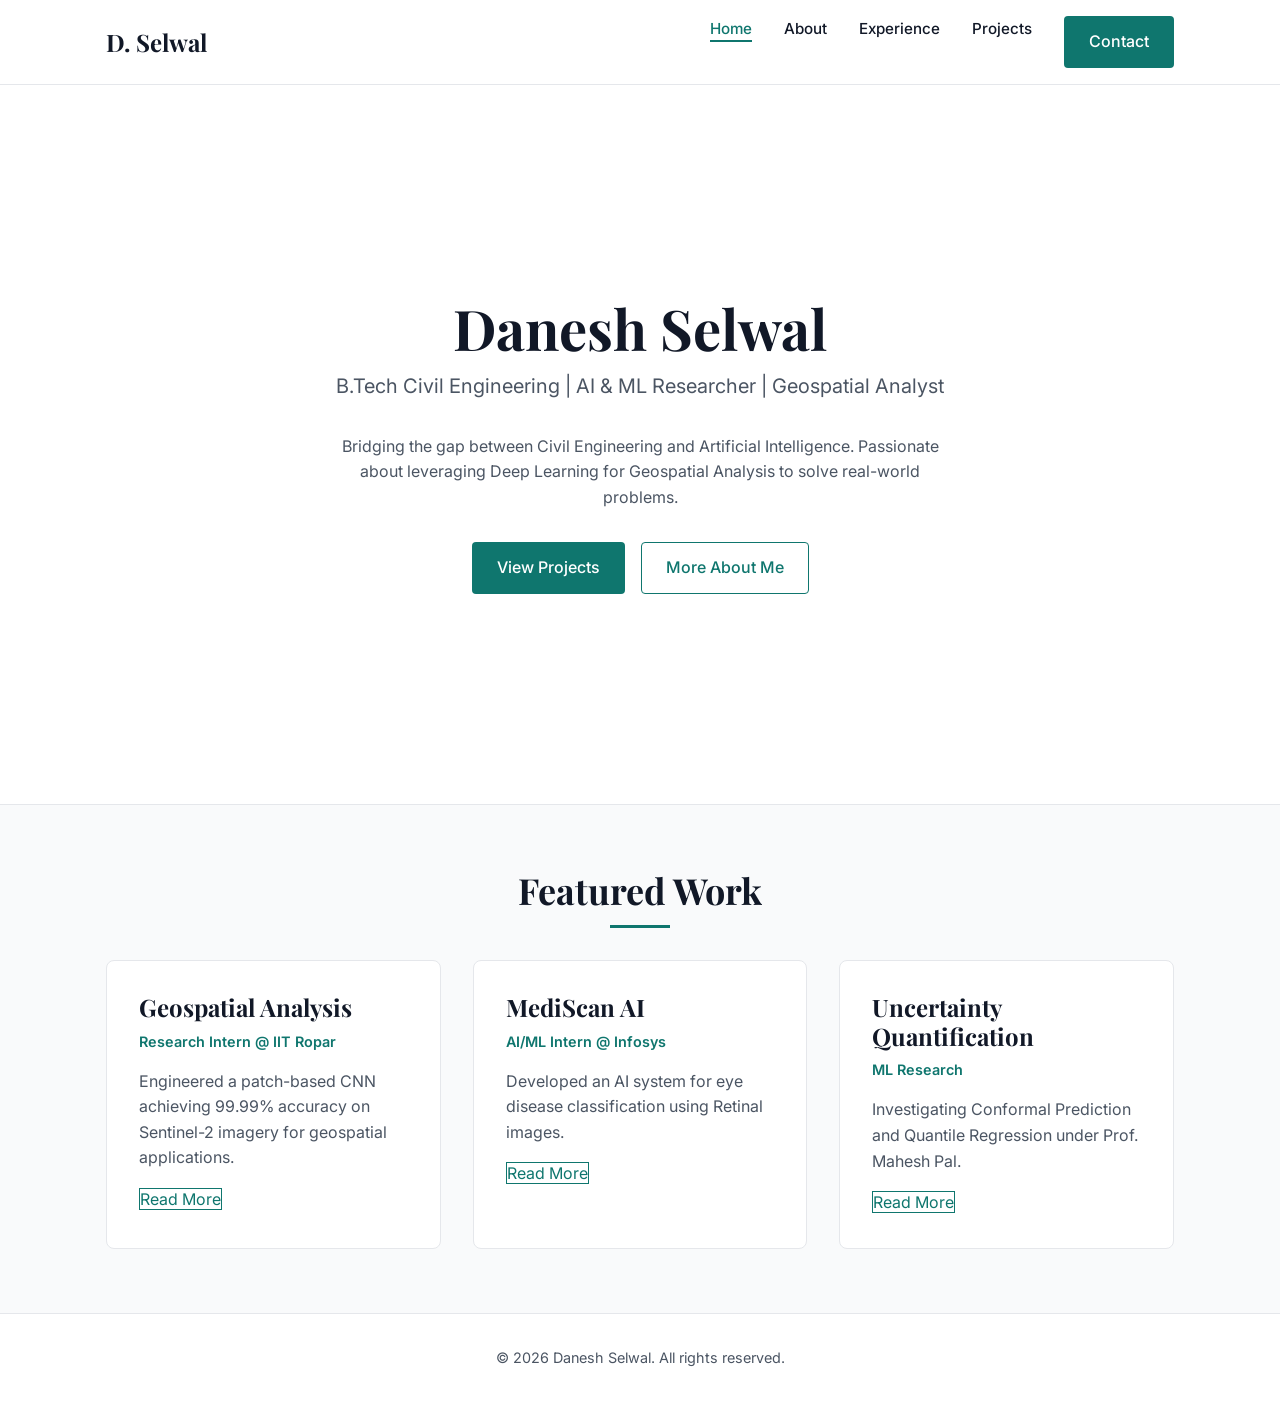
<file: index.html>
<!DOCTYPE html>
<html lang="en">
<head>
    <meta charset="UTF-8">
    <meta name="viewport" content="width=device-width, initial-scale=1.0">
    <title>Danesh Selwal | Academic Portfolio</title>
    <meta name="description" content="Portfolio of Danesh Selwal, Civil Engineering Student, AI & ML Researcher, and Geospatial Analyst.">

    <!-- Fonts -->
    <link rel="preconnect" href="https://fonts.googleapis.com">
    <link rel="preconnect" href="https://fonts.gstatic.com" crossorigin>
    <link href="https://fonts.googleapis.com/css2?family=Inter:wght@400;500;600&family=Playfair+Display:wght@400;600;700&display=swap" rel="stylesheet">

    <!-- Styles -->
    <link rel="stylesheet" href="style.css">
</head>
<body>
    <nav class="navbar">
        <div class="container nav-container">
            <a href="index.html" class="logo">D. Selwal</a>
            <button class="hamburger" aria-label="Toggle navigation">
                <span>☰</span>
            </button>
            <ul class="nav-links">
                <li><a href="index.html" class="nav-link active">Home</a></li>
                <li><a href="about.html" class="nav-link">About</a></li>
                <li><a href="experience.html" class="nav-link">Experience</a></li>
                <li><a href="projects.html" class="nav-link">Projects</a></li>
                <li><a href="mailto:selwaldanesh@gmail.com" class="btn">Contact</a></li>
            </ul>
        </div>
    </nav>

    <header class="hero">
        <div class="container hero-content">
            <h1>Danesh Selwal</h1>
            <p class="tagline">B.Tech Civil Engineering | AI & ML Researcher | Geospatial Analyst</p>
            <p class="bio-summary">
                Bridging the gap between Civil Engineering and Artificial Intelligence.
                Passionate about leveraging Deep Learning for Geospatial Analysis to solve real-world problems.
            </p>
            <div class="hero-cta">
                <a href="projects.html" class="btn">View Projects</a>
                <a href="about.html" class="btn btn-outline">More About Me</a>
            </div>
        </div>
    </header>

    <section class="section featured-work">
        <div class="container">
            <h2 class="section-title">Featured Work</h2>
            <div class="card-grid">
                <div class="card">
                    <h3>Geospatial Analysis</h3>
                    <span class="card-role">Research Intern @ IIT Ropar</span>
                    <p>Engineered a patch-based CNN achieving 99.99% accuracy on Sentinel-2 imagery for geospatial applications.</p>
                    <a href="projects.html" class="btn-outline">Read More</a>
                </div>
                <div class="card">
                    <h3>MediScan AI</h3>
                    <span class="card-role">AI/ML Intern @ Infosys</span>
                    <p>Developed an AI system for eye disease classification using Retinal images.</p>
                    <a href="projects.html" class="btn-outline">Read More</a>
                </div>
                <div class="card">
                    <h3>Uncertainty Quantification</h3>
                    <span class="card-role">ML Research</span>
                    <p>Investigating Conformal Prediction and Quantile Regression under Prof. Mahesh Pal.</p>
                    <a href="projects.html" class="btn-outline">Read More</a>
                </div>
            </div>
        </div>
    </section>

    <footer>
        <div class="container">
            <p>&copy; 2026 Danesh Selwal. All rights reserved.</p>
        </div>
    </footer>

    <script src="script.js"></script>
</body>
</html>
</file>
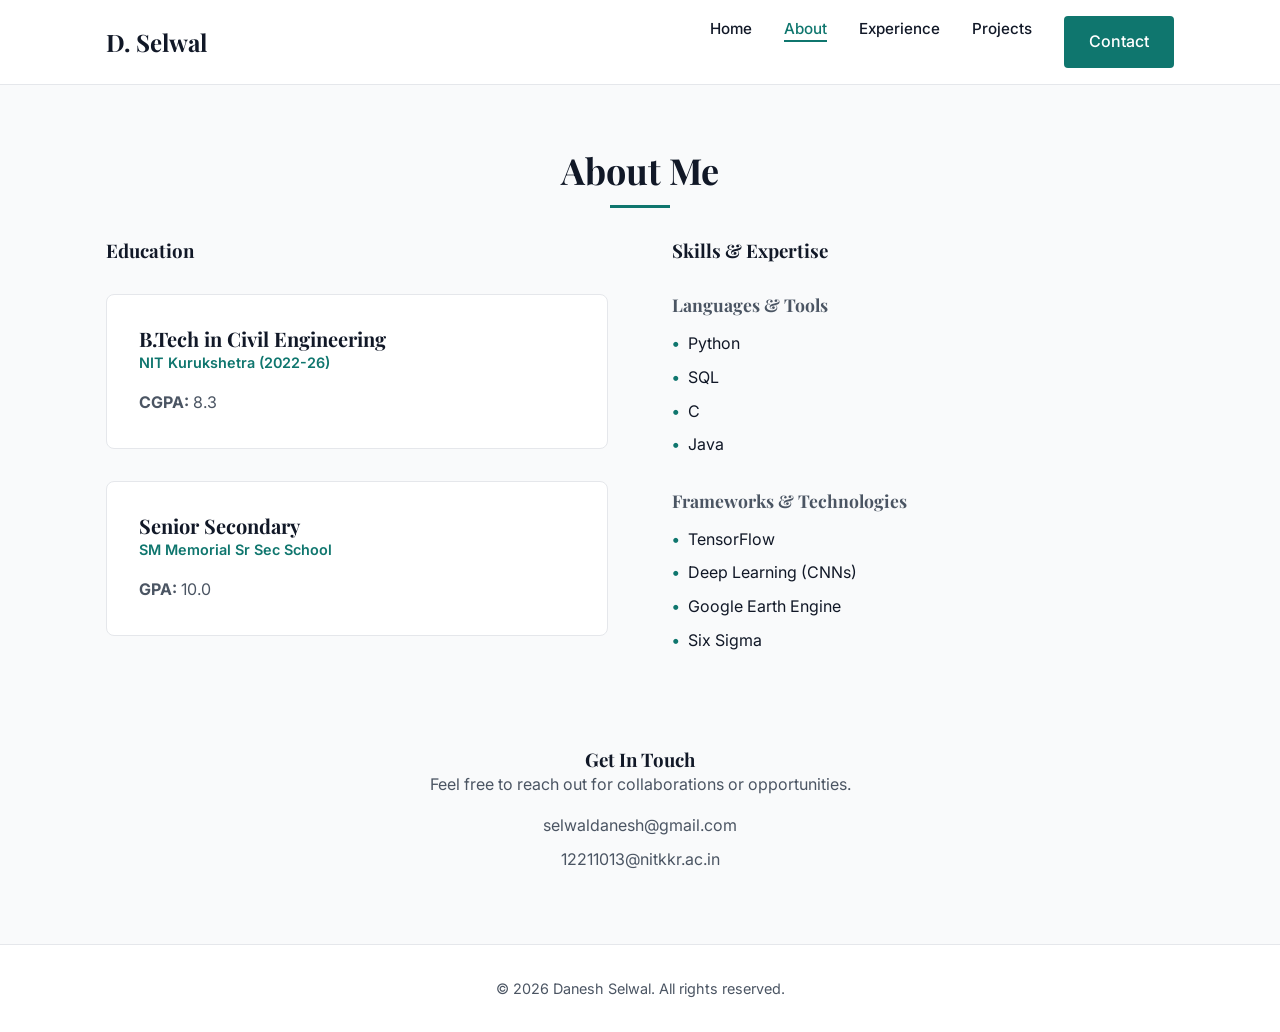
<file: about.html>
<!DOCTYPE html>
<html lang="en">

<head>
    <meta charset="UTF-8">
    <meta name="viewport" content="width=device-width, initial-scale=1.0">
    <title>About | Danesh Selwal</title>
    <!-- Fonts -->
    <link rel="preconnect" href="https://fonts.googleapis.com">
    <link rel="preconnect" href="https://fonts.gstatic.com" crossorigin>
    <link
        href="https://fonts.googleapis.com/css2?family=Inter:wght@400;500;600&family=Playfair+Display:wght@400;600;700&display=swap"
        rel="stylesheet">
    <!-- Styles -->
    <link rel="stylesheet" href="style.css">
</head>

<body>
    <nav class="navbar">
        <div class="container nav-container">
            <a href="index.html" class="logo">D. Selwal</a>
            <button class="hamburger" aria-label="Toggle navigation">
                <span>☰</span>
            </button>
            <ul class="nav-links">
                <li><a href="index.html" class="nav-link">Home</a></li>
                <li><a href="about.html" class="nav-link active">About</a></li>
                <li><a href="experience.html" class="nav-link">Experience</a></li>
                <li><a href="projects.html" class="nav-link">Projects</a></li>
                <li><a href="mailto:selwaldanesh@gmail.com" class="btn">Contact</a></li>
            </ul>
        </div>
    </nav>

    <div class="section">
        <div class="container">
            <h2 class="section-title">About Me</h2>

            <div class="about-grid">
                <!-- Education Column -->
                <div class="education-section">
                    <h3>Education</h3>
                    <div style="margin-top: 2rem;">
                        <div class="card" style="margin-bottom: 2rem;">
                            <h4 style="font-size: 1.25rem;">B.Tech in Civil Engineering</h4>
                            <span class="card-role">NIT Kurukshetra (2022-26)</span>
                            <p style="margin-bottom: 0;"><strong>CGPA:</strong> 8.3</p>
                        </div>
                        <div class="card">
                            <h4 style="font-size: 1.25rem;">Senior Secondary</h4>
                            <span class="card-role">SM Memorial Sr Sec School</span>
                            <p style="margin-bottom: 0;"><strong>GPA:</strong> 10.0</p>
                        </div>
                    </div>
                </div>

                <!-- Skills Column -->
                <div class="skills-section">
                    <h3>Skills & Expertise</h3>
                    <div style="margin-top: 2rem;">
                        <div style="margin-bottom: 2rem;">
                            <h4 style="font-size: 1.1rem; margin-bottom: 1rem; color: var(--text-secondary);">Languages
                                & Tools</h4>
                            <ul class="skills-list">
                                <li>Python</li>
                                <li>SQL</li>
                                <li>C</li>
                                <li>Java</li>
                            </ul>
                        </div>

                        <div style="margin-bottom: 2rem;">
                            <h4 style="font-size: 1.1rem; margin-bottom: 1rem; color: var(--text-secondary);">Frameworks
                                & Technologies</h4>
                            <ul class="skills-list">
                                <li>TensorFlow</li>
                                <li>Deep Learning (CNNs)</li>
                                <li>Google Earth Engine</li>
                                <li>Six Sigma</li>
                            </ul>
                        </div>
                    </div>
                </div>
            </div>

            <div style="margin-top: 4rem; text-align: center;" class="contact-info">
                <h3>Get In Touch</h3>
                <p style="margin-bottom: 1rem; color: var(--text-secondary);">Feel free to reach out for collaborations
                    or opportunities.</p>
                <a href="mailto:selwaldanesh@gmail.com">selwaldanesh@gmail.com</a>
                <a href="mailto:12211013@nitkkr.ac.in">12211013@nitkkr.ac.in</a>
            </div>
        </div>
    </div>

    <footer>
        <div class="container">
            <p>&copy; 2026 Danesh Selwal. All rights reserved.</p>
        </div>
    </footer>

    <script src="script.js"></script>
</body>

</html>
</file>
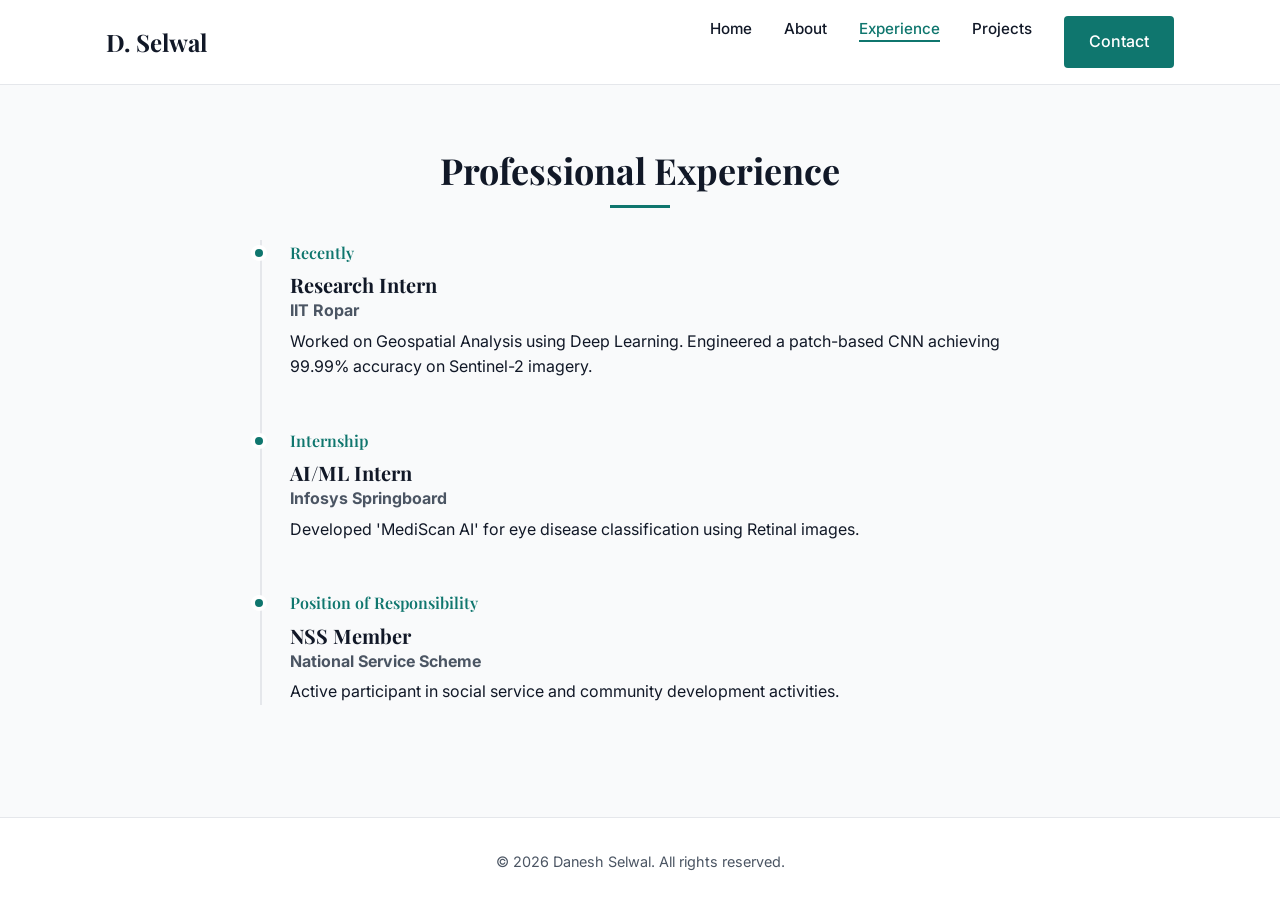
<file: experience.html>
<!DOCTYPE html>
<html lang="en">

<head>
    <meta charset="UTF-8">
    <meta name="viewport" content="width=device-width, initial-scale=1.0">
    <title>Experience | Danesh Selwal</title>
    <!-- Fonts -->
    <link rel="preconnect" href="https://fonts.googleapis.com">
    <link rel="preconnect" href="https://fonts.gstatic.com" crossorigin>
    <link
        href="https://fonts.googleapis.com/css2?family=Inter:wght@400;500;600&family=Playfair+Display:wght@400;600;700&display=swap"
        rel="stylesheet">
    <!-- Styles -->
    <link rel="stylesheet" href="style.css">
</head>

<body>
    <nav class="navbar">
        <div class="container nav-container">
            <a href="index.html" class="logo">D. Selwal</a>
            <button class="hamburger" aria-label="Toggle navigation">
                <span>☰</span>
            </button>
            <ul class="nav-links">
                <li><a href="index.html" class="nav-link">Home</a></li>
                <li><a href="about.html" class="nav-link">About</a></li>
                <li><a href="experience.html" class="nav-link active">Experience</a></li>
                <li><a href="projects.html" class="nav-link">Projects</a></li>
                <li><a href="mailto:selwaldanesh@gmail.com" class="btn">Contact</a></li>
            </ul>
        </div>
    </nav>

    <div class="section">
        <div class="container">
            <h2 class="section-title">Professional Experience</h2>

            <div class="timeline">

                <div class="timeline-item">
                    <div class="timeline-dot"></div>
                    <div class="timeline-content">
                        <div class="timeline-date">Recently</div>
                        <h3>Research Intern</h3>
                        <h4>IIT Ropar</h4>
                        <p>Worked on Geospatial Analysis using Deep Learning. Engineered a patch-based CNN achieving
                            99.99% accuracy on Sentinel-2 imagery.</p>
                    </div>
                </div>

                <div class="timeline-item">
                    <div class="timeline-dot"></div>
                    <div class="timeline-content">
                        <div class="timeline-date">Internship</div>
                        <h3>AI/ML Intern</h3>
                        <h4>Infosys Springboard</h4>
                        <p>Developed 'MediScan AI' for eye disease classification using Retinal images.</p>
                    </div>
                </div>

                <div class="timeline-item">
                    <div class="timeline-dot"></div>
                    <div class="timeline-content">
                        <div class="timeline-date">Position of Responsibility</div>
                        <h3>NSS Member</h3>
                        <h4>National Service Scheme</h4>
                        <p>Active participant in social service and community development activities.</p>
                    </div>
                </div>

            </div>
        </div>
    </div>

    <footer>
        <div class="container">
            <p>&copy; 2026 Danesh Selwal. All rights reserved.</p>
        </div>
    </footer>

    <script src="script.js"></script>
</body>

</html>
</file>
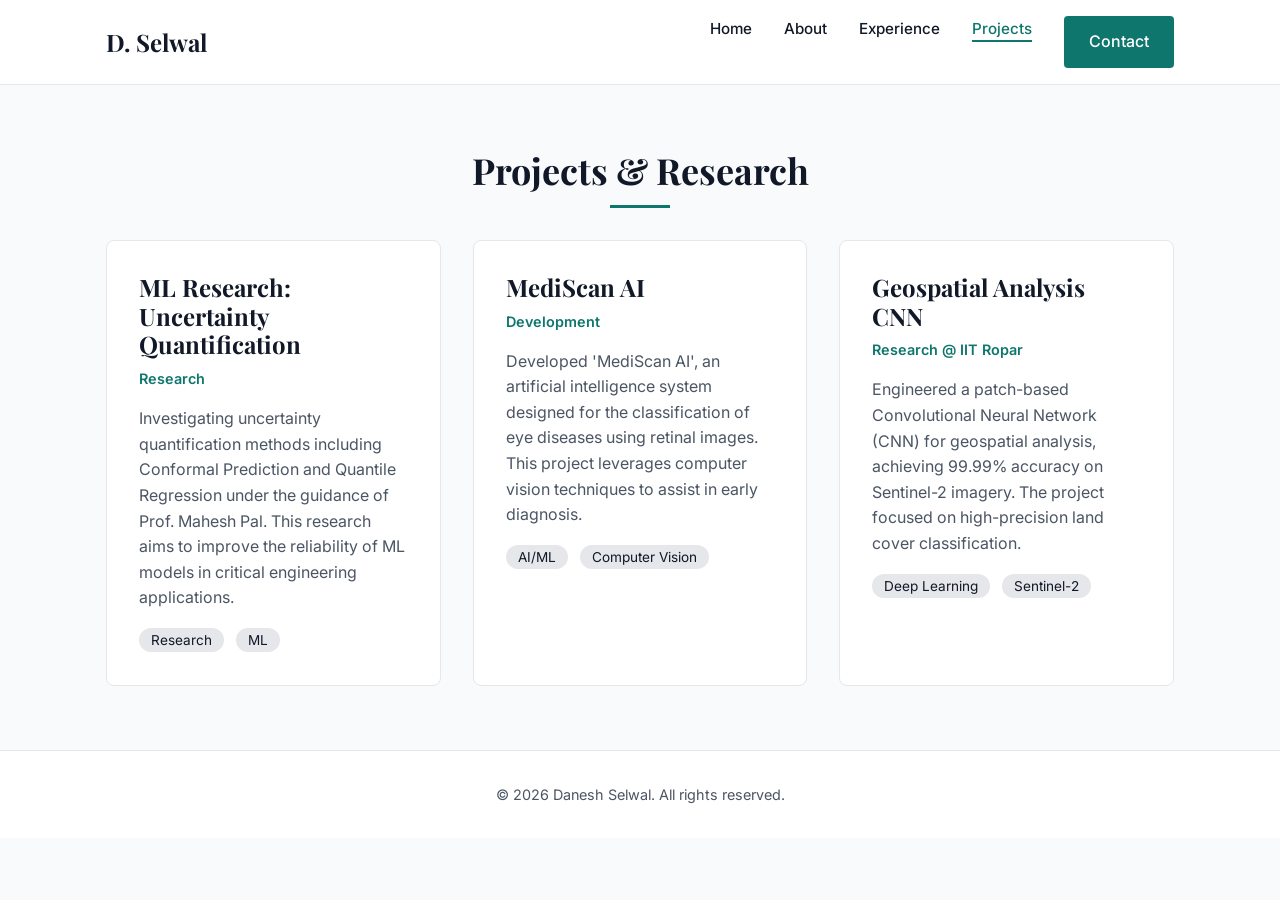
<file: projects.html>
<!DOCTYPE html>
<html lang="en">

<head>
    <meta charset="UTF-8">
    <meta name="viewport" content="width=device-width, initial-scale=1.0">
    <title>Projects | Danesh Selwal</title>
    <!-- Fonts -->
    <link rel="preconnect" href="https://fonts.googleapis.com">
    <link rel="preconnect" href="https://fonts.gstatic.com" crossorigin>
    <link
        href="https://fonts.googleapis.com/css2?family=Inter:wght@400;500;600&family=Playfair+Display:wght@400;600;700&display=swap"
        rel="stylesheet">
    <!-- Styles -->
    <link rel="stylesheet" href="style.css">
</head>

<body>
    <nav class="navbar">
        <div class="container nav-container">
            <a href="index.html" class="logo">D. Selwal</a>
            <button class="hamburger" aria-label="Toggle navigation">
                <span>☰</span>
            </button>
            <ul class="nav-links">
                <li><a href="index.html" class="nav-link">Home</a></li>
                <li><a href="about.html" class="nav-link">About</a></li>
                <li><a href="experience.html" class="nav-link">Experience</a></li>
                <li><a href="projects.html" class="nav-link active">Projects</a></li>
                <li><a href="mailto:selwaldanesh@gmail.com" class="btn">Contact</a></li>
            </ul>
        </div>
    </nav>

    <div class="section">
        <div class="container">
            <h2 class="section-title">Projects & Research</h2>

            <div class="card-grid">

                <div class="card">
                    <h3>ML Research: Uncertainty Quantification</h3>
                    <span class="card-role">Research</span>
                    <p>Investigating uncertainty quantification methods including Conformal Prediction and Quantile
                        Regression under the guidance of Prof. Mahesh Pal. This research aims to improve the reliability
                        of ML models in critical engineering applications.</p>
                    <div style="margin-top: 1rem;">
                        <span
                            style="font-size: 0.85rem; padding: 0.25rem 0.75rem; background: #E5E7EB; border-radius: 999px; margin-right: 0.5rem;">Research</span>
                        <span
                            style="font-size: 0.85rem; padding: 0.25rem 0.75rem; background: #E5E7EB; border-radius: 999px;">ML</span>
                    </div>
                </div>

                <div class="card">
                    <h3>MediScan AI</h3>
                    <span class="card-role">Development</span>
                    <p>Developed 'MediScan AI', an artificial intelligence system designed for the classification of eye
                        diseases using retinal images. This project leverages computer vision techniques to assist in
                        early diagnosis.</p>
                    <div style="margin-top: 1rem;">
                        <span
                            style="font-size: 0.85rem; padding: 0.25rem 0.75rem; background: #E5E7EB; border-radius: 999px; margin-right: 0.5rem;">AI/ML</span>
                        <span
                            style="font-size: 0.85rem; padding: 0.25rem 0.75rem; background: #E5E7EB; border-radius: 999px;">Computer
                            Vision</span>
                    </div>
                </div>

                <div class="card">
                    <h3>Geospatial Analysis CNN</h3>
                    <span class="card-role">Research @ IIT Ropar</span>
                    <p>Engineered a patch-based Convolutional Neural Network (CNN) for geospatial analysis, achieving
                        99.99% accuracy on Sentinel-2 imagery. The project focused on high-precision land cover
                        classification.</p>
                    <div style="margin-top: 1rem;">
                        <span
                            style="font-size: 0.85rem; padding: 0.25rem 0.75rem; background: #E5E7EB; border-radius: 999px; margin-right: 0.5rem;">Deep
                            Learning</span>
                        <span
                            style="font-size: 0.85rem; padding: 0.25rem 0.75rem; background: #E5E7EB; border-radius: 999px;">Sentinel-2</span>
                    </div>
                </div>

            </div>
        </div>
    </div>

    <footer>
        <div class="container">
            <p>&copy; 2026 Danesh Selwal. All rights reserved.</p>
        </div>
    </footer>

    <script src="script.js"></script>
</body>

</html>
</file>
<file: style.css>
/* Modern Academic Theme Variables */
:root {
  /* Color Palette */
  --bg-color: #F9FAFB;
  --surface-color: #FFFFFF;
  --text-primary: #111827; /* Dark Navy/Charcoal */
  --text-secondary: #4B5563;
  --accent-color: #0F766E; /* Muted Teal */
  --accent-hover: #115E59;
  --border-color: #E5E7EB;

  /* Typography */
  --font-heading: 'Playfair Display', serif;
  --font-body: 'Inter', sans-serif;

  /* Spacing */
  --container-width: 1100px;
  --spacing-sm: 0.5rem;
  --spacing-md: 1rem;
  --spacing-lg: 2rem;
  --spacing-xl: 4rem;

  /* Transitions */
  --transition-speed: 0.3s;
}

/* Reset & Base Styles */
* {
  box-sizing: border-box;
  margin: 0;
  padding: 0;
}

body {
  font-family: var(--font-body);
  background-color: var(--bg-color);
  color: var(--text-primary);
  line-height: 1.6;
}

h1, h2, h3, h4, h5, h6 {
  font-family: var(--font-heading);
  color: var(--text-primary);
  line-height: 1.2;
}

a {
  text-decoration: none;
  color: inherit;
  transition: color var(--transition-speed);
}

img {
  max-width: 100%;
  height: auto;
}

/* Utilities */
.container {
  max-width: var(--container-width);
  margin: 0 auto;
  padding: 0 var(--spacing-md);
}

.section {
  padding: var(--spacing-xl) 0;
}

.btn {
  display: inline-block;
  padding: 0.75rem 1.5rem;
  background-color: var(--accent-color);
  color: white;
  border-radius: 4px;
  font-weight: 500;
  border: 1px solid transparent;
  transition: all var(--transition-speed);
}

.btn:hover {
  background-color: var(--accent-hover);
  transform: translateY(-1px);
}

.btn-outline {
  background-color: transparent;
  color: var(--accent-color);
  border: 1px solid var(--accent-color);
}

.btn-outline:hover {
  background-color: var(--accent-color);
  color: white;
}

/* Navigation */
.navbar {
  position: sticky;
  top: 0;
  background-color: rgba(255, 255, 255, 0.95);
  backdrop-filter: blur(10px);
  border-bottom: 1px solid var(--border-color);
  z-index: 1000;
  padding: 1rem 0;
}

.nav-container {
  display: flex;
  justify-content: space-between;
  align-items: center;
}

.logo {
  font-family: var(--font-heading);
  font-size: 1.5rem;
  font-weight: 700;
  color: var(--text-primary);
}

.nav-links {
  display: flex;
  list-style: none;
  gap: 2rem;
}

.nav-link {
  font-weight: 500;
  font-size: 0.95rem;
  position: relative;
}

.nav-link:hover, .nav-link.active {
  color: var(--accent-color);
}

.nav-link::after {
  content: '';
  position: absolute;
  width: 0;
  height: 2px;
  bottom: -4px;
  left: 0;
  background-color: var(--accent-color);
  transition: width var(--transition-speed);
}

.nav-link:hover::after, .nav-link.active::after {
  width: 100%;
}

.hamburger {
  display: none;
  cursor: pointer;
  background: none;
  border: none;
  font-size: 1.5rem;
  color: var(--text-primary);
}

/* Hero Section */
.hero {
  min-height: 80vh;
  display: flex;
  align-items: center;
  justify-content: center;
  text-align: center;
  background-color: var(--surface-color);
  border-bottom: 1px solid var(--border-color);
}

.hero-content h1 {
  font-size: 3.5rem;
  margin-bottom: var(--spacing-sm);
}

.tagline {
  font-size: 1.25rem;
  color: var(--text-secondary);
  margin-bottom: var(--spacing-lg);
  font-weight: 400;
}

.bio-summary {
  max-width: 600px;
  margin: 0 auto var(--spacing-lg);
  color: var(--text-secondary);
}

.hero-cta {
  display: flex;
  gap: var(--spacing-md);
  justify-content: center;
}

/* Featured Work Snippet */
.featured-work {
  background-color: var(--bg-color);
}

.section-title {
  font-size: 2.25rem;
  margin-bottom: var(--spacing-lg);
  text-align: center;
  position: relative;
  padding-bottom: 1rem;
}

.section-title::after {
  content: '';
  position: absolute;
  bottom: 0;
  left: 50%;
  transform: translateX(-50%);
  width: 60px;
  height: 3px;
  background-color: var(--accent-color);
}

.card-grid {
  display: grid;
  grid-template-columns: repeat(auto-fit, minmax(300px, 1fr));
  gap: 2rem;
}

.card {
  background: var(--surface-color);
  border: 1px solid var(--border-color);
  border-radius: 8px;
  padding: 2rem;
  transition: transform var(--transition-speed), box-shadow var(--transition-speed);
}

.card:hover {
  transform: translateY(-5px);
  box-shadow: 0 10px 20px rgba(0,0,0,0.05);
  border-color: var(--accent-color);
}

.card h3 {
  margin-bottom: var(--spacing-sm);
  font-size: 1.5rem;
}

.card-role {
  font-size: 0.9rem;
  color: var(--accent-color);
  font-weight: 600;
  margin-bottom: var(--spacing-md);
  display: block;
}

.card p {
  color: var(--text-secondary);
  margin-bottom: var(--spacing-md);
}

/* Experience Timeline */
.timeline {
  position: relative;
  max-width: 800px;
  margin: 0 auto;
}

.timeline::after {
  content: '';
  position: absolute;
  width: 2px;
  background-color: var(--border-color);
  top: 0;
  bottom: 0;
  left: 20px; /* Aligned left for easier mobile response */
}

.timeline-item {
  position: relative;
  padding-left: 50px;
  margin-bottom: 3rem;
}

.timeline-dot {
  position: absolute;
  width: 16px;
  height: 16px;
  background-color: var(--accent-color);
  border: 4px solid var(--surface-color);
  border-radius: 50%;
  left: 11px; /* Center on line */
  top: 5px;
  z-index: 10;
}

.timeline-date {
  font-family: var(--font-heading);
  color: var(--accent-color);
  font-weight: 600;
  margin-bottom: 0.5rem;
}

.timeline-content h3 {
  font-size: 1.25rem;
  margin-bottom: 0.25rem;
}

.timeline-content h4 {
  font-size: 1rem;
  font-family: var(--font-body);
  color: var(--text-secondary);
  margin-bottom: 0.5rem;
}

/* About Page Styles */
.about-grid {
  display: grid;
  grid-template-columns: 1fr 1fr;
  gap: 4rem;
}

.skills-list {
  list-style: none;
}

.skills-list li {
  margin-bottom: 0.5rem;
  display: flex;
  align-items: center;
}

.skills-list li::before {
  content: "•";
  color: var(--accent-color);
  font-weight: bold;
  margin-right: 0.5rem;
}

.contact-info a {
  display: block;
  margin-bottom: 0.5rem;
  color: var(--text-secondary);
}

.contact-info a:hover {
  color: var(--accent-color);
}

/* Footer */
footer {
  background-color: var(--surface-color);
  border-top: 1px solid var(--border-color);
  padding: 2rem 0;
  text-align: center;
  color: var(--text-secondary);
  font-size: 0.9rem;
}

/* Mobile Responsiveness */
@media (max-width: 768px) {
  .hero-content h1 {
    font-size: 2.5rem;
  }

  .hamburger {
    display: block;
  }

  .nav-links {
    position: absolute;
    top: 100%;
    left: 0;
    width: 100%;
    background-color: white;
    flex-direction: column;
    align-items: center;
    padding: 2rem 0;
    gap: 1.5rem;
    transform: translateY(-150%);
    transition: transform var(--transition-speed);
    box-shadow: 0 4px 6px -1px rgba(0,0,0,0.1);
    border-bottom: 1px solid var(--border-color);
  }

  .nav-links.active {
    transform: translateY(0);
  }

  .about-grid {
    grid-template-columns: 1fr;
    gap: 2rem;
  }
}
</file>
